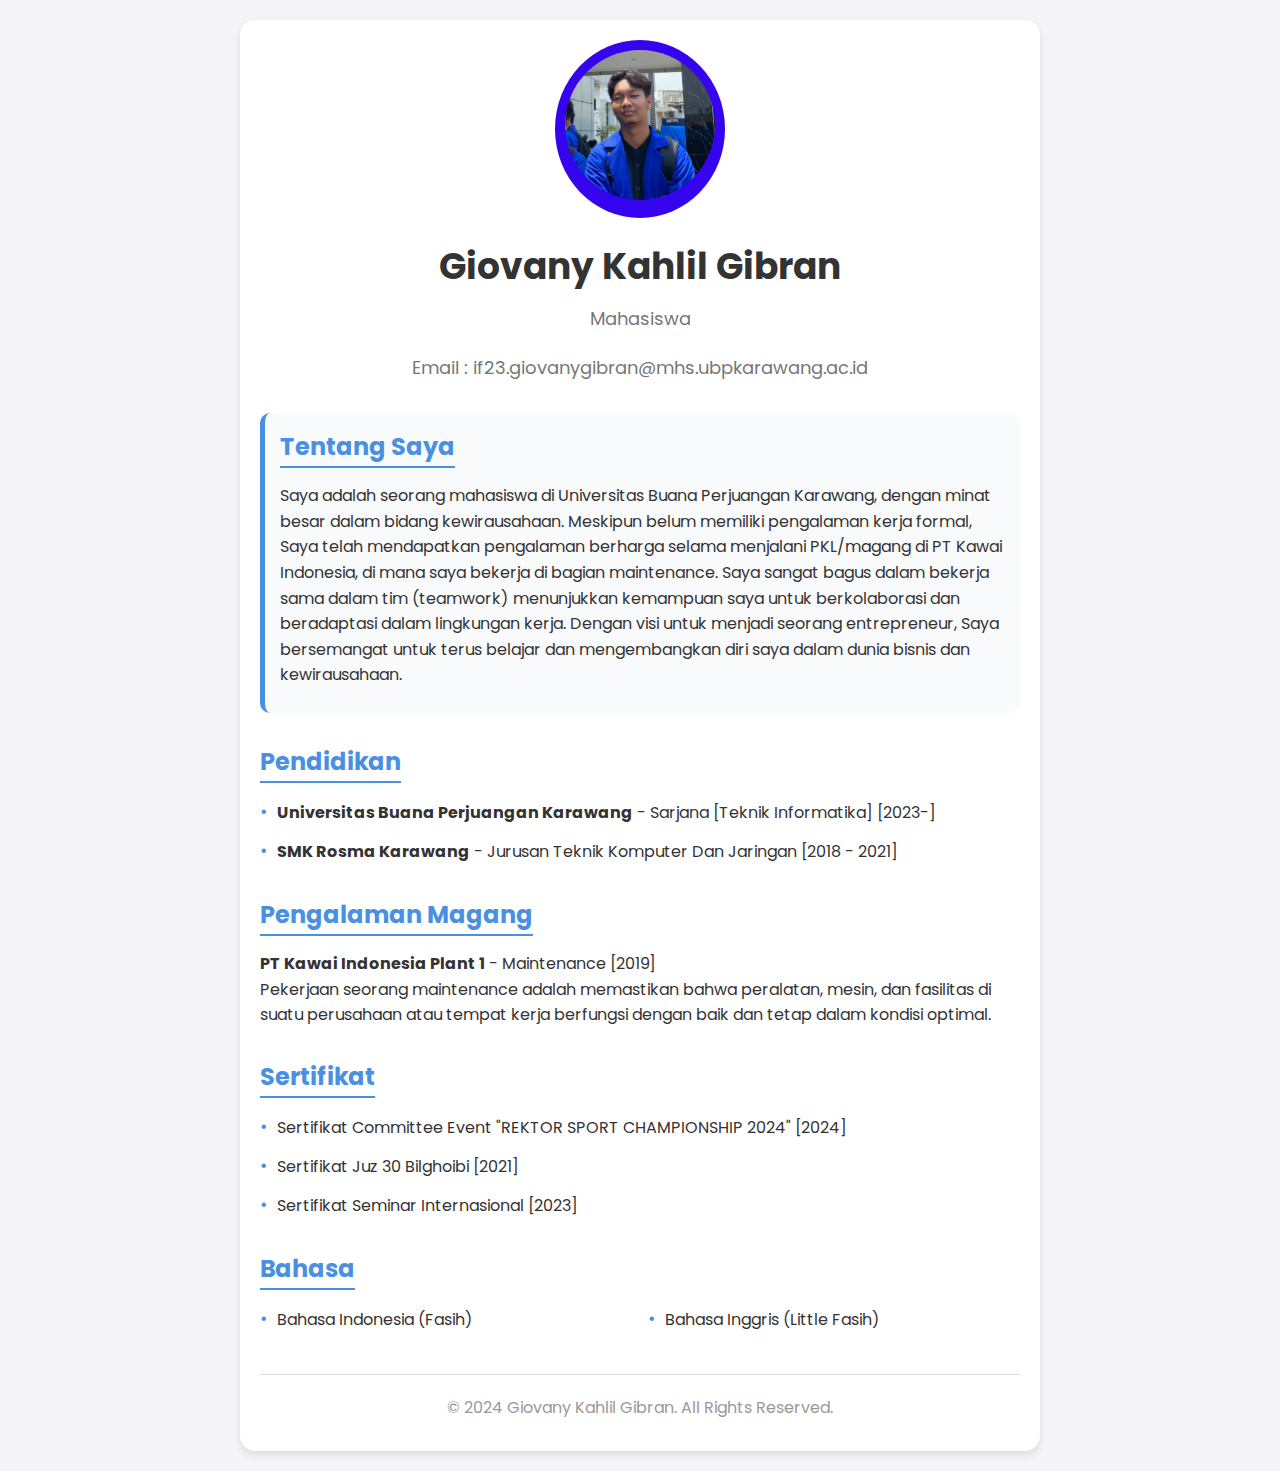
<file: index.html>
<!DOCTYPE html>
<html lang="id">
<head>
    <meta charset="UTF-8">
    <meta name="viewport" content="width=device-width, initial-scale=1.0">
    <title>CV-Giovany Kahlil Gibran</title>
    <link rel="stylesheet" href="style.css">
    <!-- Link Google Font -->
    <link href="https://fonts.googleapis.com/css2?family=Poppins:wght@300;400;600&display=swap" rel="stylesheet">
</head>
<body>
    <div class="container">
        <header>
            <div class="foto-wrapper">
                <img src="foto-profil.jpg" alt="Foto Profil" class="foto-profil">
            </div>
            <h1>Giovany Kahlil Gibran</h1>
            <p class="tagline">Mahasiswa</p>
            <p class="tagline">Email : if23.giovanygibran@mhs.ubpkarawang.ac.id</p>
        </header>

        <section class="profil-section">
            <h2>Tentang Saya</h2>
            <p>Saya adalah seorang mahasiswa di Universitas Buana Perjuangan Karawang, dengan minat besar dalam bidang kewirausahaan. Meskipun belum memiliki pengalaman kerja formal, Saya telah mendapatkan pengalaman berharga selama menjalani PKL/magang di PT Kawai Indonesia, di mana saya bekerja di bagian maintenance. Saya sangat bagus dalam bekerja sama dalam tim (teamwork) menunjukkan kemampuan saya untuk berkolaborasi dan beradaptasi dalam lingkungan kerja. Dengan visi untuk menjadi seorang entrepreneur, Saya bersemangat untuk terus belajar dan mengembangkan diri saya dalam dunia bisnis dan kewirausahaan.</p>
        </section>

        <section class="pendidikan-section">
            <h2>Pendidikan</h2>
            <ul>
                <li><strong>Universitas Buana Perjuangan Karawang</strong> - Sarjana [Teknik Informatika] [2023-]</li>
                <li><strong>SMK Rosma Karawang</strong> - Jurusan Teknik Komputer Dan Jaringan [2018 - 2021]</li>
            </ul>
        </section>

        <section class="pengalaman-section">
            <h2>Pengalaman Magang</h2>
            <ul>
                <li><strong>PT Kawai Indonesia Plant 1</strong> - Maintenance [2019]
                    <p> Pekerjaan seorang maintenance adalah memastikan bahwa peralatan, mesin, dan fasilitas di suatu perusahaan atau tempat kerja berfungsi dengan baik dan tetap dalam kondisi optimal.</p>
                </li>
            </ul>
        </section>

        <section class="sertifikat-section">
            <h2>Sertifikat</h2>
            <ul>
                <li>Sertifikat Committee Event "REKTOR SPORT CHAMPIONSHIP 2024" [2024] </li>
                <li>Sertifikat Juz 30 Bilghoibi [2021]</li>
                <li>Sertifikat Seminar Internasional [2023] </li>
            </ul>
        </section>

        <section class="bahasa-section">
            <h2>Bahasa</h2>
            <ul>
                <li>Bahasa Indonesia (Fasih)</li>
                <li>Bahasa Inggris (Little Fasih)</li>
            </ul>
        </section>

        <footer>
            <p>&copy; 2024 Giovany Kahlil Gibran. All Rights Reserved.</p>
        </footer>
    </div>
</body>
</html>
</file>
<file: style.css>
/* Reset CSS */
* {
         margin: 0;
         padding: 0;
         box-sizing: border-box;
     }
     
     /* Body Styling */
     body {
         font-family: 'Poppins', sans-serif;
         background-color: #f4f4f9;
         color: #333;
         line-height: 1.6;
         padding: 20px;
     }
     
     .container {
         max-width: 800px;
         margin: 0 auto;
         background-color: #fff;
         padding: 20px;
         border-radius: 15px;
         box-shadow: 0 4px 8px rgba(0, 0, 0, 0.1);
     }
     
     /* Header Styling */
     header {
         text-align: center;
         margin-bottom: 30px;
     }
     
     header .foto-wrapper {
         display: inline-block;
         background-color: #3603ee;
         padding: 10px;
         border-radius: 50%;
         margin-bottom: 10px;
     }
     
     header .foto-profil {
         width: 150px;
         height: 150px;
         border-radius: 50%;
         object-fit: cover;
     }
     
     header h1 {
         font-size: 36px;
         color: #333;
         margin: 10px 0;
     }
     
     header .tagline {
         font-size: 18px;
         color: #777;
         margin-bottom: 20px;
     }
     
     /* Section Styling */
     section {
         margin-bottom: 30px;
     }
     
     h2 {
         font-size: 24px;
         color: #4A90E2;
         margin-bottom: 15px;
         border-bottom: 2px solid #4A90E2;
         display: inline-block;
     }
     
     p, ul {
         font-size: 16px;
         margin-bottom: 10px;
     }
     
     ul {
         list-style: none;
     }
     
     ul li {
         margin-bottom: 10px;
     }
     
     /* Section specific styling */
     .profil-section {
         background-color: #f9fafb;
         padding: 15px;
         border-left: 5px solid #4A90E2;
         border-radius: 10px;
     }
     
     .pendidikan-section ul li::before,
     .pengalamanmagang-section ul li::before,
     .sertifikat-section ul li::before,
     .bahasa-section ul li::before {
         content: '• ';
         color: #4A90E2;
         font-size: 18px;
         margin-right: 5px;
     }
     
     .keterampilan-section ul, 
     .bahasa-section ul {
         columns: 2; /* Membuat list dalam 2 kolom */
     }
     
     /* Footer Styling */
     footer {
         text-align: center;
         font-size: 14px;
         color: #999;
         margin-top: 30px;
         border-top: 1px solid #ddd;
         padding-top: 20px;
     }
</file>
